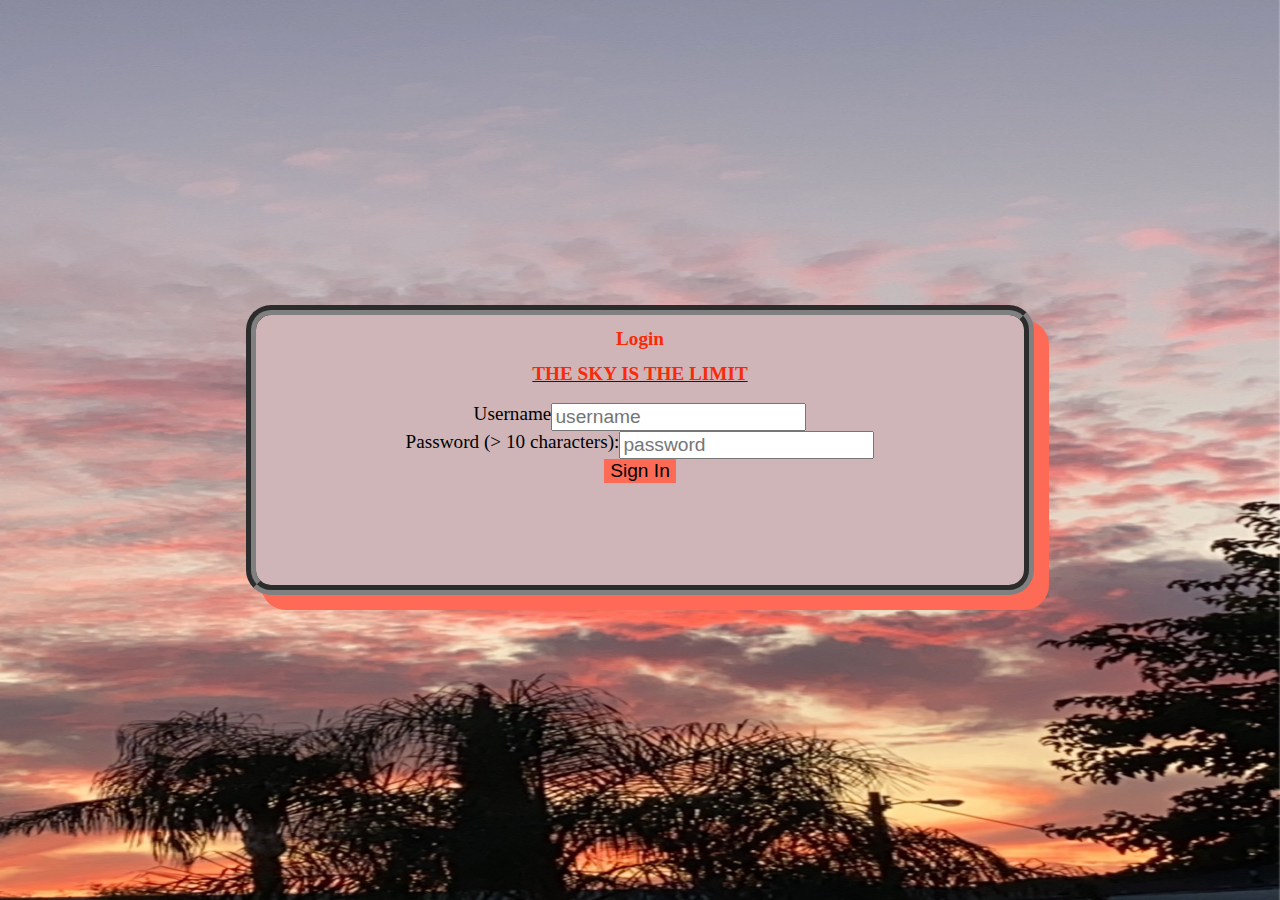
<file: index.html>
<!DOCTYPE html>
<html lang="en">
<head>
    <meta charset="UTF-8">
    <meta name="viewport" content="width=device-width, initial-scale=1.0">
    <link rel="stylesheet" href="./styles.css">
    <title>Login</title>
</head>
<body>
    
    <!-- align items will do vertical work -->
    <!-- justify-content will move items to right or left / horizontal work -->
    <!-- possible center alignment with following features
        justify-content: center;
        align-items: center;
        create a box using css 
            box properties
                size: height smaller than width
        add text later
    -->
    <div class="container">
       
        <div class="pink">

            <div class="texts">
                <h1>Login</h1>
                <a href="./sky.html" target="_blank"><h1 class="limit">THE SKY IS THE LIMIT</h1></a> 
                
            </div>

            <form class="skyinput">
                <fieldset>
                    <div class="center">
                        <label for="username">Username</label>
                        <input type="text" class="user-info" id="username" name="username" placeholder="username" required>
                    </div>
                    <div class="center">
                        <label for="pass">Password (> 10 characters):</label>
                        <input type="password" id="pass" class="user-info" name="password" placeholder="password" minlength="10" required> 
                    </div>
                    <div class="center">
                        <input type="submit" class="button" name="submit" value="Sign In">
                    </div>
                </fieldset>
            </form>
        </div>
    </div>
</body>
</html>
</file>
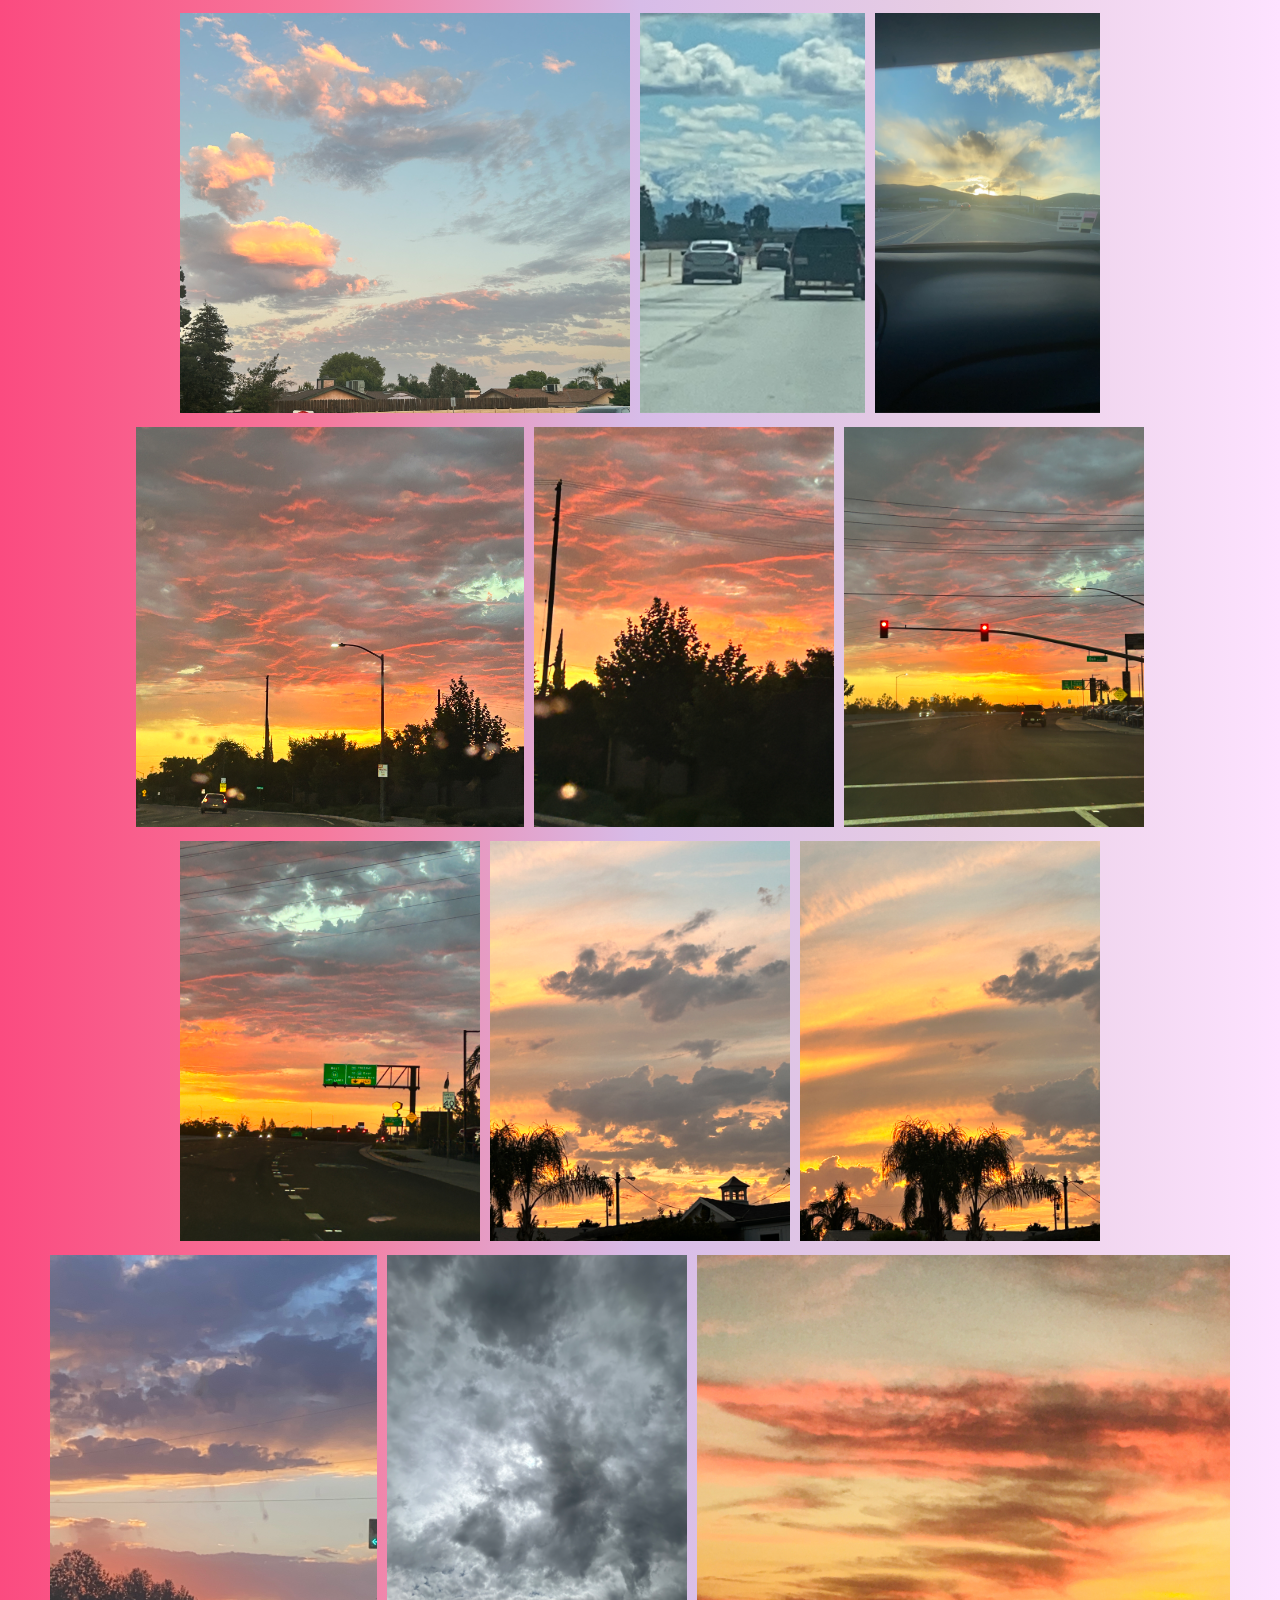
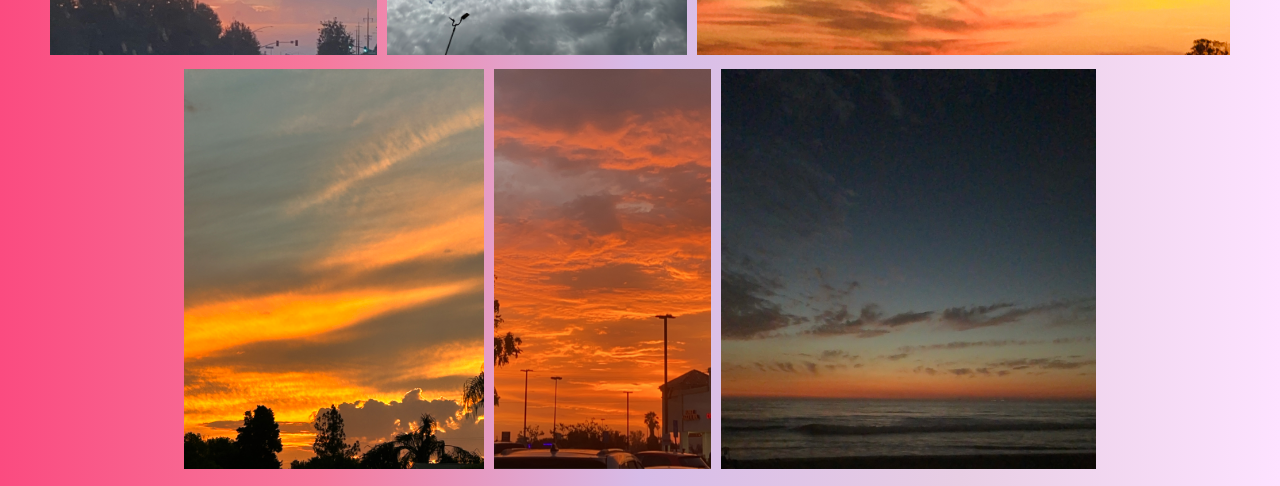
<file: sky.html>
<!DOCTYPE html>
<html lang="en">
<head>
    <meta charset="UTF-8">
    <meta name="viewport" content="width=device-width, initial-scale=1.0">
    <link rel="stylesheet" href="./sky.css">
    <title>Sky</title>
</head>
<body>
    <!-- gradient background -->
    <!-- add boxes -->
    <div class="container">
        <div class="sunset1">
            <img src="./img/IMG_1982.jpg">
        </div>
        <div class="sunset2">
            <img src="./img/IMG_4178.JPG">
        </div>
        <div class="sunset3">
            <img src="./img/IMG_4566.jpg">
        </div>
        <div class="sunset4">
            <img src="./img/IMG_5494.JPG">
        </div>
        <div class="sunset5">
            <img src="./img/IMG_5538.JPG">
        </div>
        <div class="sunset6">
            <img src="./img/IMG_6532.JPG">
        </div>
        <div class="sunset8">
            <img src="./img/IMG_6586.jpg">
        </div>
        <div class="sunset7">
            <img src="./img/IMG_6587.JPG">
        </div>
        <div class="sunset8">
            <img src="./img/IMG_6591.JPG">
        </div>
        <div class="sunset9">
            <img src="./img/IMG_6594.JPG">
        </div>
        <div class="sunset10">
            <img src="./img/IMG_6845.jpg">
        </div>
        <div class="sunset11">
            <img src="./img/IMG_6853.JPG">
        </div>
        <div class="sunset12">
            <img src="./img/IMG_6854.JPG">
        </div>
        <div class="sunset13">
            <img src="./img/IMG_6855.JPG">
        </div>
        <div class="sunset14">
            <img src="./img/IMG_8108.JPEG">
        </div>
    </div>
</body>
</html>
</file>
<file: styles.css>
body {
    margin: 0;
}
.container {
    display: flex;
    height: 100vh;
    width: 100vw;
    justify-content: center;

    /* background image code */
    background-image:url("./img/sky.JPG");
    background-size: 100% 100%;
    background-repeat: no-repeat;
}
.pink {
    background-color: #CFB5B7;
    height: 30vh;
    width: 60vw;
    align-self: center;
    justify-content: center;
    border: 10px groove gray;
    box-shadow: 15px 15px #FD6B56;
    border-radius: 25px;
    min-width: 500px;
    min-height: 250px;
}
h1 {
    color: #fb2908;
    font-weight: bold;
    text-align: center;
    font-size: 1.2em;
}
.limit:hover {
    color: green;
}
.user-info, label, h1 {
    font-size: 1.2em;
}
.button {
    background-color: #FD6B56;
    border: none;
    color: black;
    text-align: center;
    cursor: pointer;
    display: flex;
    flex-wrap: wrap;
    flex-direction: column;
    font-size: 1.2em;
}
.center {
    display: flex;
    justify-content: center;
}
.button:hover {
    background-color: white;
}
/* less than or equal to */
@media (max-width: 700px){
    label {
        font-size: 1.0em;
    }
    .user-info {
        font-size: 1.0em;
    }
    input {
        font-size: 1.0em;
    }
    .button {
        font-size: 1.0em;
    }
    .pink {
        height: 15vh;
        width: 30vw;
    }
}
input:invalid {
    color: red;
}
/* getting rid of color */
fieldset {
    border: 0;
}
</file>
<file: sky.css>
body {
    background-image: linear-gradient(to right, #fb4b80, #f6799d, #d7bce8, #e8cee4, #fde2ff);
}
.container {
    display: flex;
    flex-direction: row;
    flex-wrap: wrap;
    justify-content: center;
}
img {
    height: 400px;
    border: 5px solid transparent;
    border-radius: 4px;
}
.sunset10{
   order: -1;
}
.sunset14{
    order: 4;
}
.sunset5{
    order: 0;
}
.sunset1 {
    order: 14;
}
.sunset2 {
    order: 13;
}
.sunset12 {
    order: 2;
}
.sunset11 {
    order: 12;
}
.sunset3 {
    order: 5;
}
.sunset6 {
    order: 10;
}
.sunset14 {
    order: 11;
}
</file>
